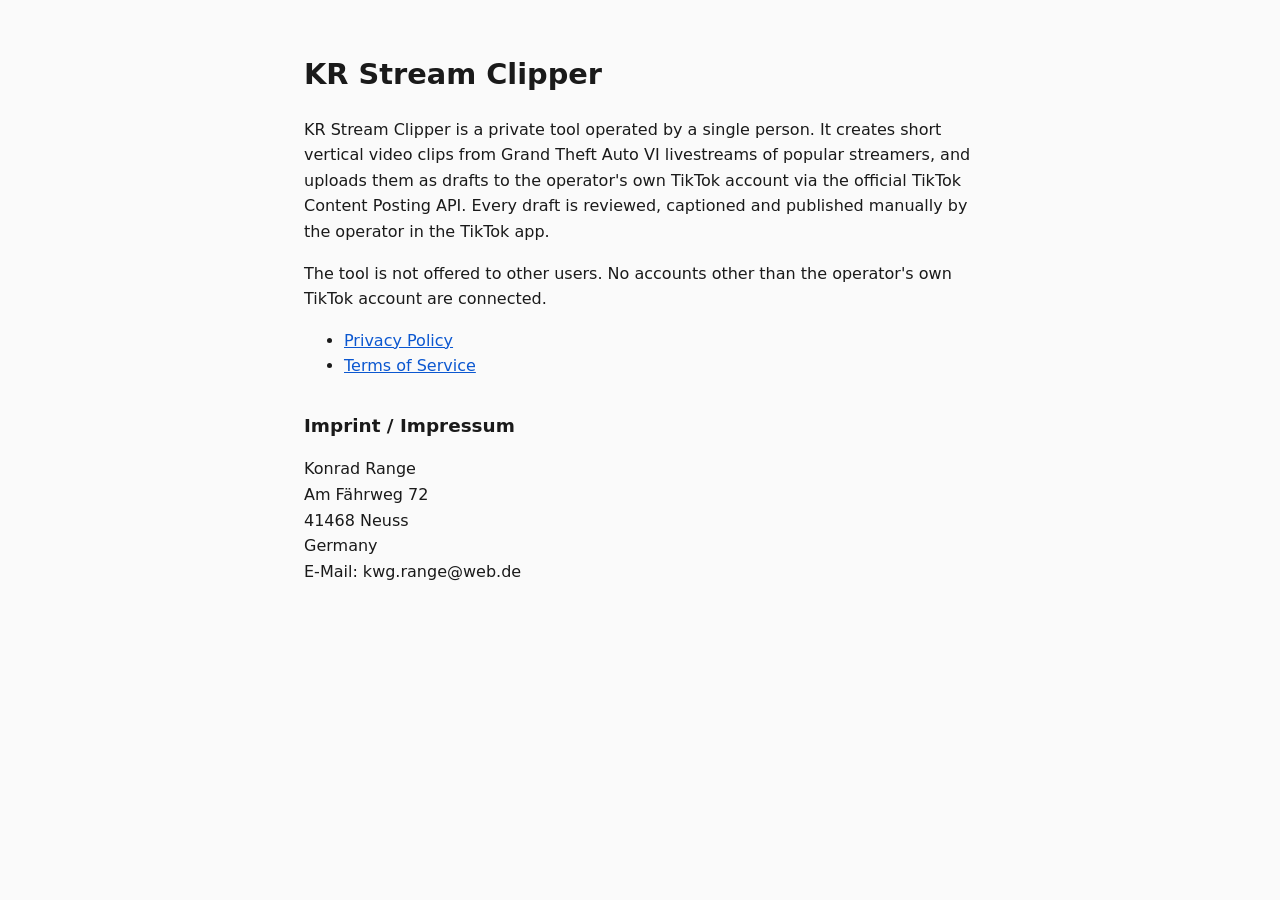
<file: index.html>
<!doctype html>
<html lang="en">
<head>
<meta charset="utf-8">
<meta name="viewport" content="width=device-width, initial-scale=1">
<title>KR Stream Clipper</title>
<link rel="stylesheet" href="style.css">
</head>
<body>
<main>
<h1>KR Stream Clipper</h1>
<p>KR Stream Clipper is a private tool operated by a single person. It creates short vertical video clips from Grand Theft Auto VI livestreams of popular streamers, and uploads them as drafts to the operator's own TikTok account via the official TikTok Content Posting API. Every draft is reviewed, captioned and published manually by the operator in the TikTok app.</p>
<p>The tool is not offered to other users. No accounts other than the operator's own TikTok account are connected.</p>
<ul>
<li><a href="privacy.html">Privacy Policy</a></li>
<li><a href="terms.html">Terms of Service</a></li>
</ul>
<h2>Imprint / Impressum</h2>
<p>Konrad Range<br>Am Fährweg 72<br>41468 Neuss<br>Germany<br>E-Mail: kwg.range@web.de</p>
</main>
</body>
</html>
</file>
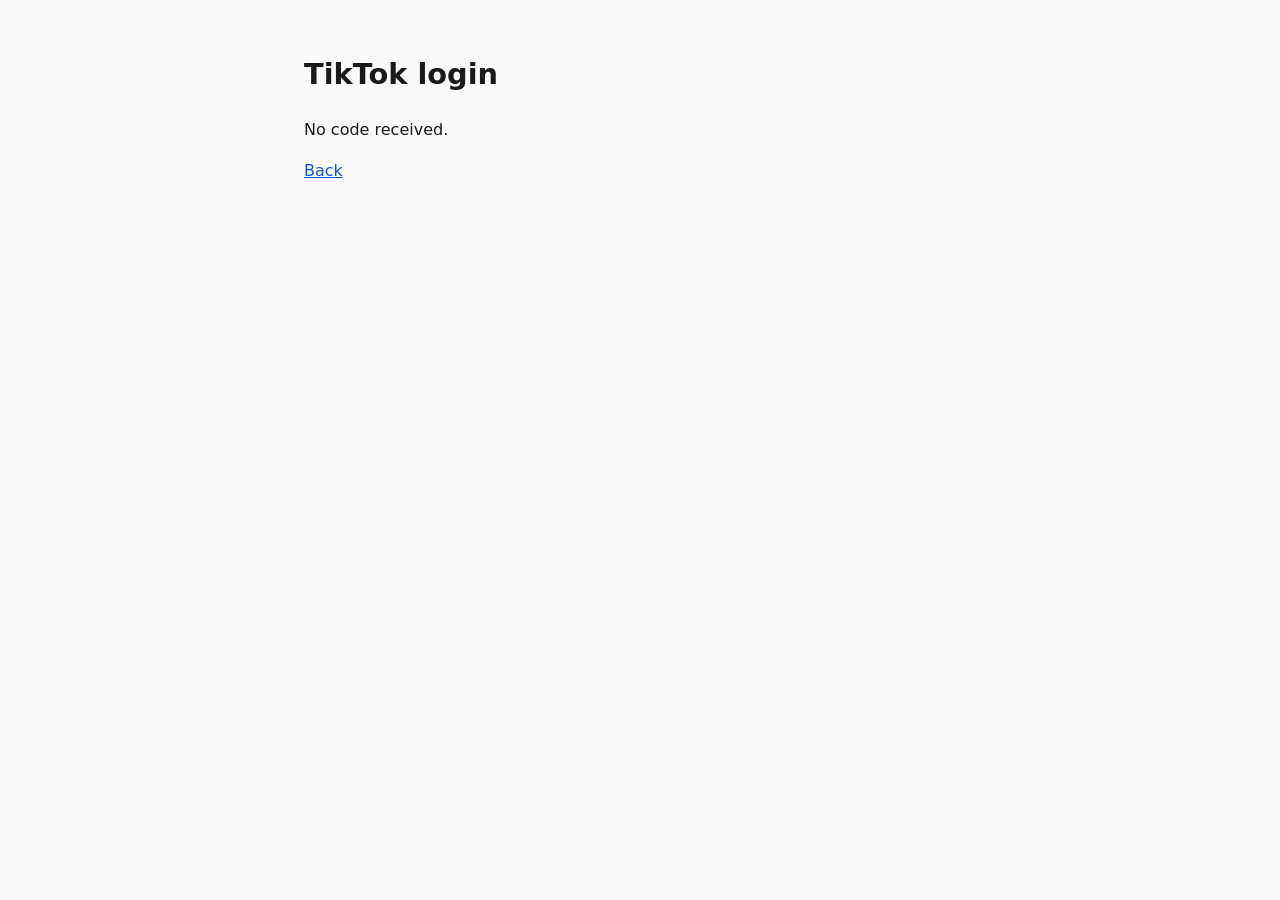
<file: callback.html>
<!doctype html>
<html lang="en">
<head>
<meta charset="utf-8">
<meta name="viewport" content="width=device-width, initial-scale=1">
<meta name="robots" content="noindex">
<title>KR Stream Clipper – Login</title>
<link rel="stylesheet" href="style.css">
</head>
<body>
<main>
<h1>TikTok login</h1>
<p id="info">No code received.</p>
<p><code id="code" style="word-break:break-all;font-size:1.1rem"></code></p>
<p><a href="index.html">Back</a></p>
</main>
<script>
  // Shows the authorization code locally in the browser; nothing is sent anywhere.
  var p = new URLSearchParams(location.search);
  if (p.get("code")) {
    document.getElementById("info").textContent = "Copy this code into the login script:";
    document.getElementById("code").textContent = p.get("code");
  } else if (p.get("error")) {
    document.getElementById("info").textContent = "Login failed: " + p.get("error") + " " + (p.get("error_description") || "");
  }
</script>
</body>
</html>
</file>
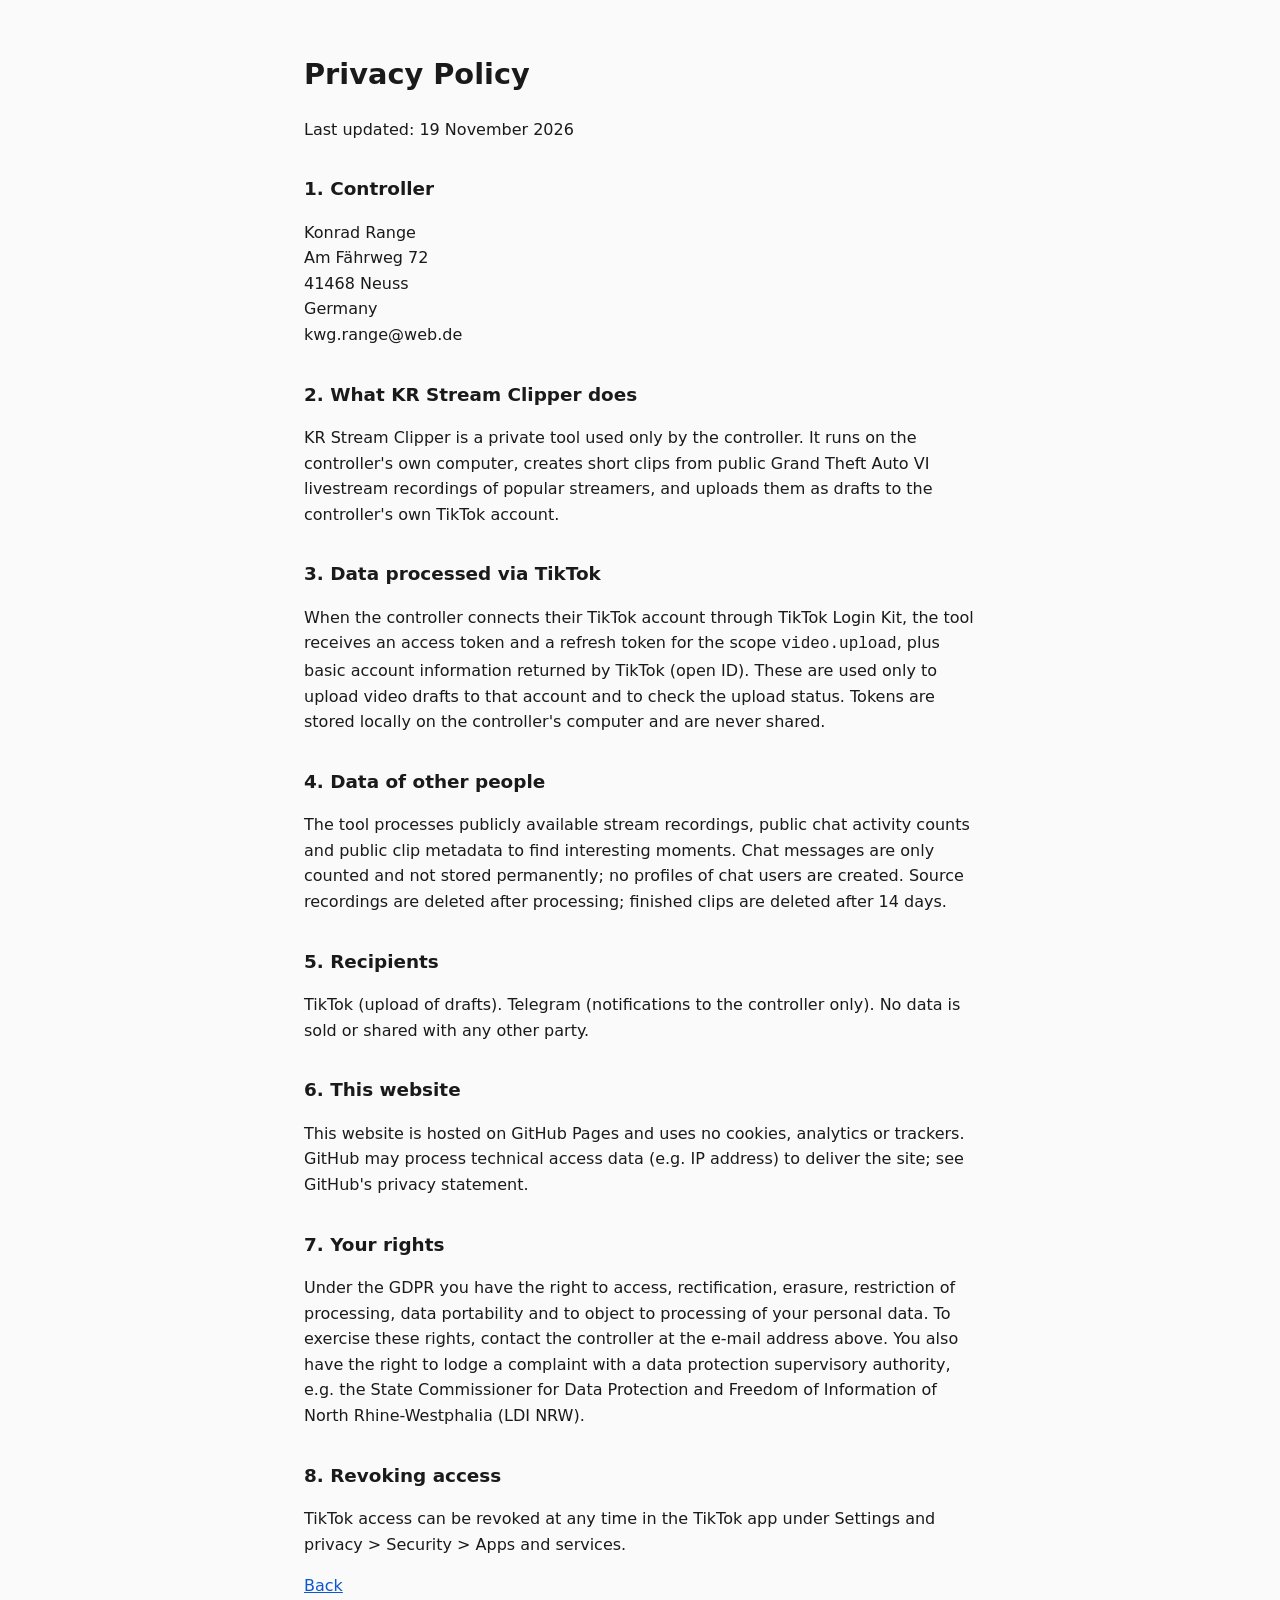
<file: privacy.html>
<!doctype html>
<html lang="en">
<head>
<meta charset="utf-8">
<meta name="viewport" content="width=device-width, initial-scale=1">
<title>Privacy Policy – KR Stream Clipper</title>
<link rel="stylesheet" href="style.css">
</head>
<body>
<main>
<h1>Privacy Policy</h1>
<p>Last updated: 19 November 2026</p>

<h2>1. Controller</h2>
<p>Konrad Range<br>Am Fährweg 72<br>41468 Neuss<br>Germany<br>kwg.range@web.de</p>

<h2>2. What KR Stream Clipper does</h2>
<p>KR Stream Clipper is a private tool used only by the controller. It runs on the controller's own computer, creates short clips from public Grand Theft Auto VI livestream recordings of popular streamers, and uploads them as drafts to the controller's own TikTok account.</p>

<h2>3. Data processed via TikTok</h2>
<p>When the controller connects their TikTok account through TikTok Login Kit, the tool receives an access token and a refresh token for the scope <code>video.upload</code>, plus basic account information returned by TikTok (open ID). These are used only to upload video drafts to that account and to check the upload status. Tokens are stored locally on the controller's computer and are never shared.</p>

<h2>4. Data of other people</h2>
<p>The tool processes publicly available stream recordings, public chat activity counts and public clip metadata to find interesting moments. Chat messages are only counted and not stored permanently; no profiles of chat users are created. Source recordings are deleted after processing; finished clips are deleted after 14 days.</p>

<h2>5. Recipients</h2>
<p>TikTok (upload of drafts). Telegram (notifications to the controller only). No data is sold or shared with any other party.</p>

<h2>6. This website</h2>
<p>This website is hosted on GitHub Pages and uses no cookies, analytics or trackers. GitHub may process technical access data (e.g. IP address) to deliver the site; see GitHub's privacy statement.</p>

<h2>7. Your rights</h2>
<p>Under the GDPR you have the right to access, rectification, erasure, restriction of processing, data portability and to object to processing of your personal data. To exercise these rights, contact the controller at the e-mail address above. You also have the right to lodge a complaint with a data protection supervisory authority, e.g. the State Commissioner for Data Protection and Freedom of Information of North Rhine-Westphalia (LDI NRW).</p>

<h2>8. Revoking access</h2>
<p>TikTok access can be revoked at any time in the TikTok app under Settings and privacy &gt; Security &gt; Apps and services.</p>

<p><a href="index.html">Back</a></p>
</main>
</body>
</html>
</file>
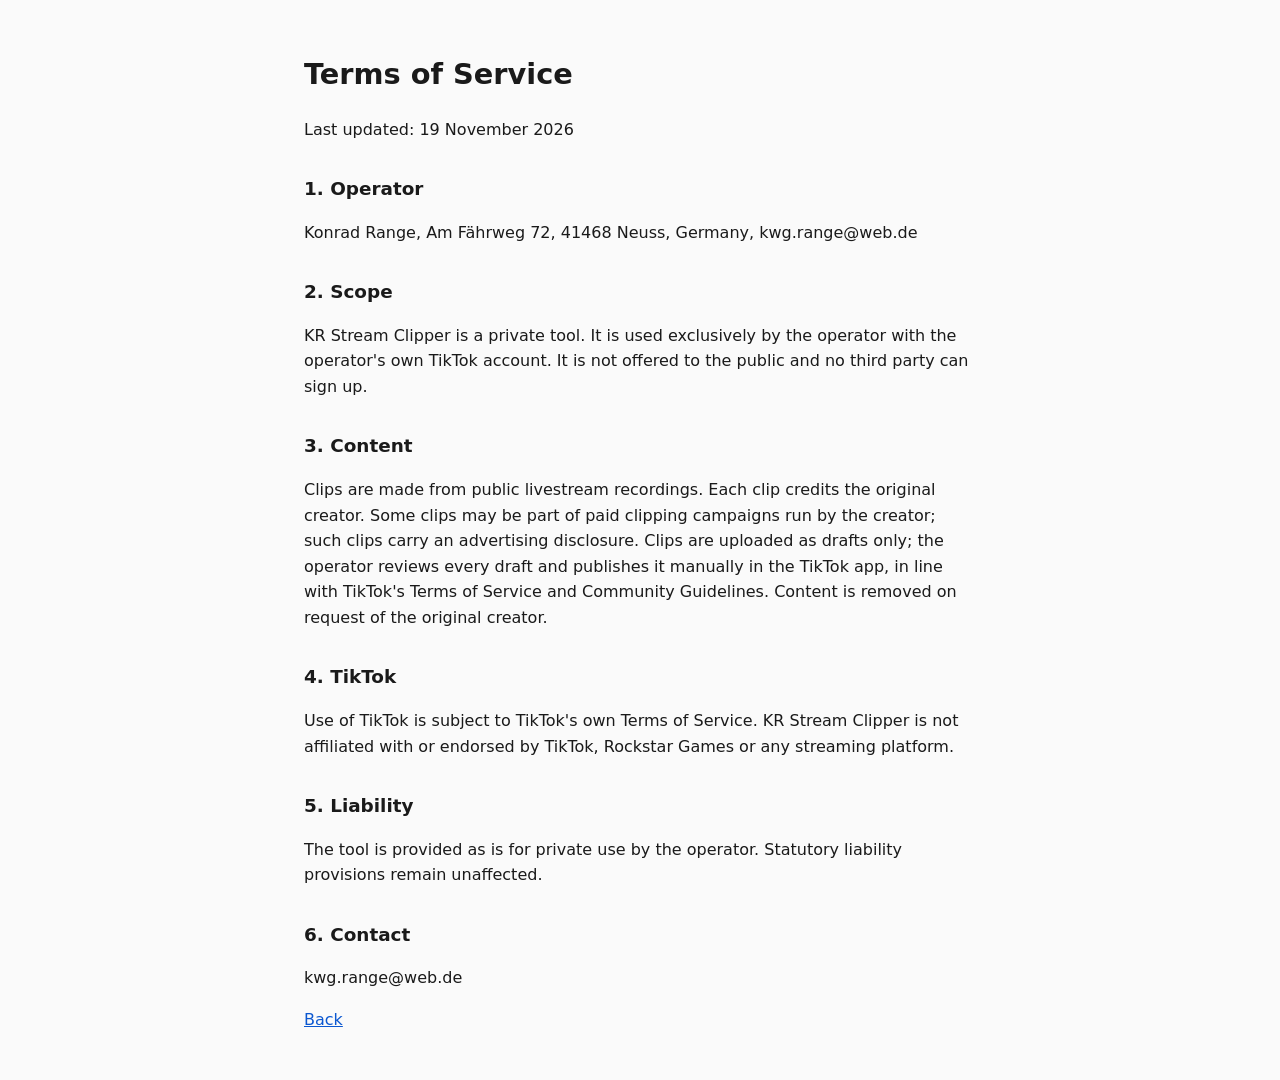
<file: terms.html>
<!doctype html>
<html lang="en">
<head>
<meta charset="utf-8">
<meta name="viewport" content="width=device-width, initial-scale=1">
<title>Terms of Service – KR Stream Clipper</title>
<link rel="stylesheet" href="style.css">
</head>
<body>
<main>
<h1>Terms of Service</h1>
<p>Last updated: 19 November 2026</p>

<h2>1. Operator</h2>
<p>Konrad Range, Am Fährweg 72, 41468 Neuss, Germany, kwg.range@web.de</p>

<h2>2. Scope</h2>
<p>KR Stream Clipper is a private tool. It is used exclusively by the operator with the operator's own TikTok account. It is not offered to the public and no third party can sign up.</p>

<h2>3. Content</h2>
<p>Clips are made from public livestream recordings. Each clip credits the original creator. Some clips may be part of paid clipping campaigns run by the creator; such clips carry an advertising disclosure. Clips are uploaded as drafts only; the operator reviews every draft and publishes it manually in the TikTok app, in line with TikTok's Terms of Service and Community Guidelines. Content is removed on request of the original creator.</p>

<h2>4. TikTok</h2>
<p>Use of TikTok is subject to TikTok's own Terms of Service. KR Stream Clipper is not affiliated with or endorsed by TikTok, Rockstar Games or any streaming platform.</p>

<h2>5. Liability</h2>
<p>The tool is provided as is for private use by the operator. Statutory liability provisions remain unaffected.</p>

<h2>6. Contact</h2>
<p>kwg.range@web.de</p>

<p><a href="index.html">Back</a></p>
</main>
</body>
</html>
</file>
<file: style.css>
body { margin: 0; background: #fafafa; color: #1a1a1a; font: 16px/1.6 system-ui, sans-serif; }
main { max-width: 42rem; margin: 0 auto; padding: 2rem 1rem; }
h1 { font-size: 1.8rem; }
h2 { font-size: 1.15rem; margin-top: 2rem; }
a { color: #0b57d0; }
.hinweis { background: #fff3cd; border: 1px solid #e0c060; padding: .5rem .75rem; }
@media (prefers-color-scheme: dark) {
  body { background: #161616; color: #e8e8e8; }
  a { color: #8ab4f8; }
  .hinweis { background: #3a3000; border-color: #806a00; }
}
</file>
